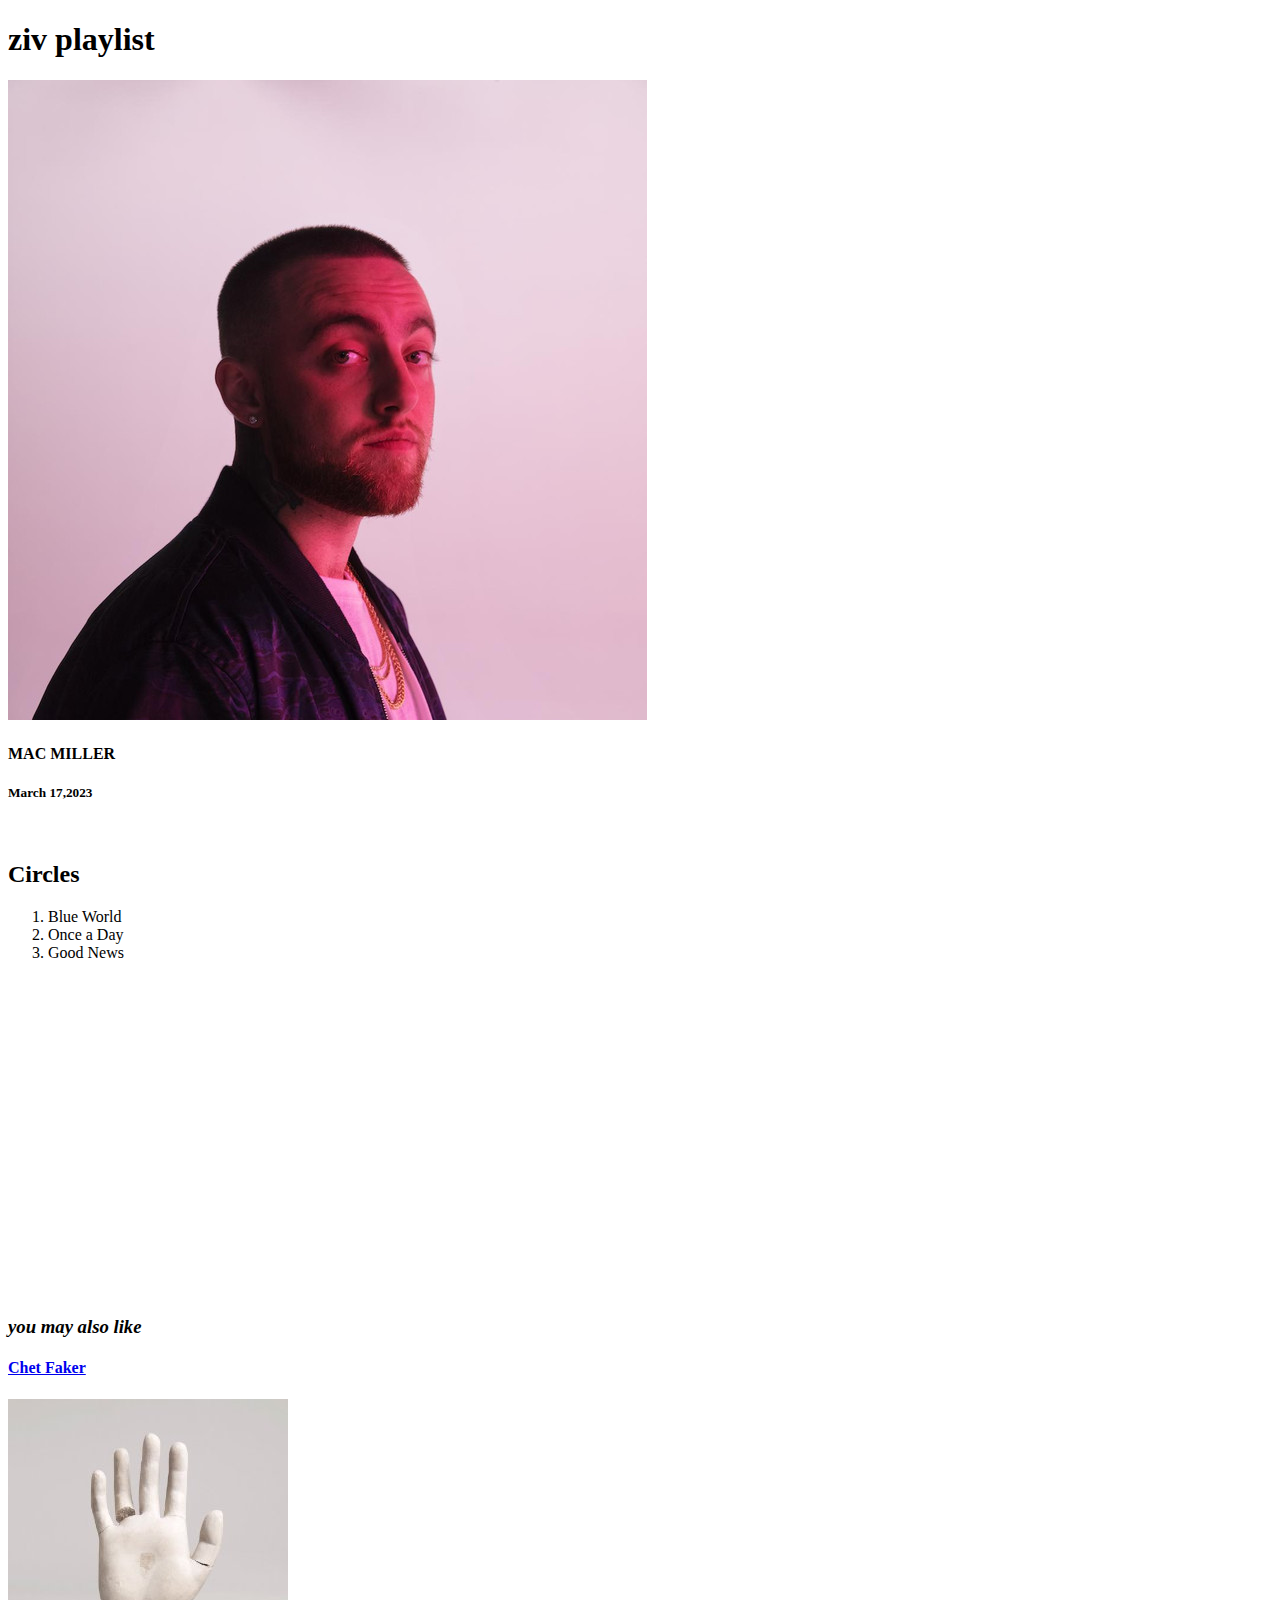
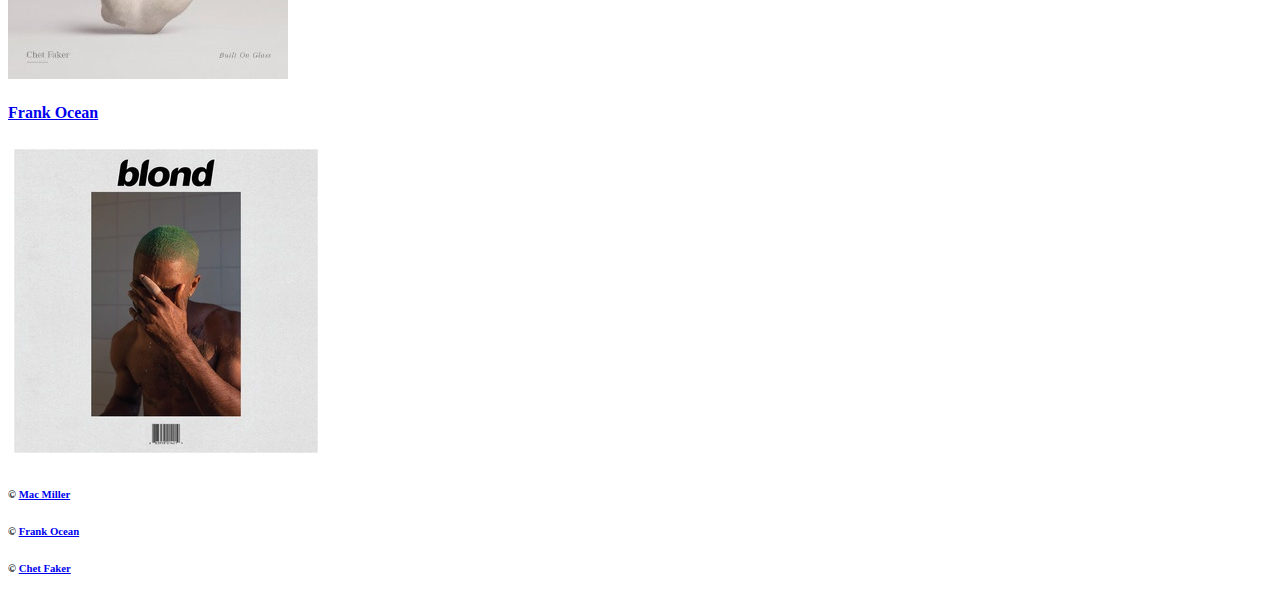
<file: ex1/index.html>
<!DOCTYPE html>
<html lang="en">
<head>
    <meta charset="utf-8">
    <meta name="viewport" content="width=device-width, initial-scale=1.0">
    <link rel="stylesheet" href="http://se.shenkar.ac.il/students/2022-2023/web1/assets/style.min.css">
    <title>ziv playlist</title>
</head>
<body>
    <a href="#" class="logo"></a>
    <h1>ziv playlist</h1>
    <img src="images/macMiller.jpeg">
    <h4>MAC MILLER</h4>
    <h5>March 17,2023</h5>
    <br>
    <h2>Circles</h2>
    <ol>
        <li>Blue World</li>
        <li>Once a Day</li>
        <li>Good News</li>
    </ol>
    <iframe width="560" height="315" src="https://www.youtube.com/embed/QrR_gm6RqCo" title="YouTube video player" frameborder="0" allow="accelerometer; autoplay; clipboard-write; encrypted-media; gyroscope; picture-in-picture; web-share" allowfullscreen></iframe>
    <h3><i>you may also like</i></h3>
    <h4><a href="chetfaker.html">Chet Faker</a></h4>
    <img src="images/chetfaker.jpg">
    <h4><a href="frankocean.html">Frank Ocean</a></h4>
    <img src="images/frankocean.jpeg">
    <h6>&copy; <a href="https://en.wikipedia.org/wiki/File:Mac_Miller_-_Circles.png">Mac Miller</a></h6>
    <h6>&copy; <a href="https://en.wikipedia.org/wiki/File:Blonde_-_Frank_Ocean.jpeg">Frank Ocean</a></h6>
    <h6>&copy; <a href="https://en.wikipedia.org/wiki/File:Built_on_Glass_album_art.jpg">Chet Faker</a></h6>
</body>
</html>
</file>
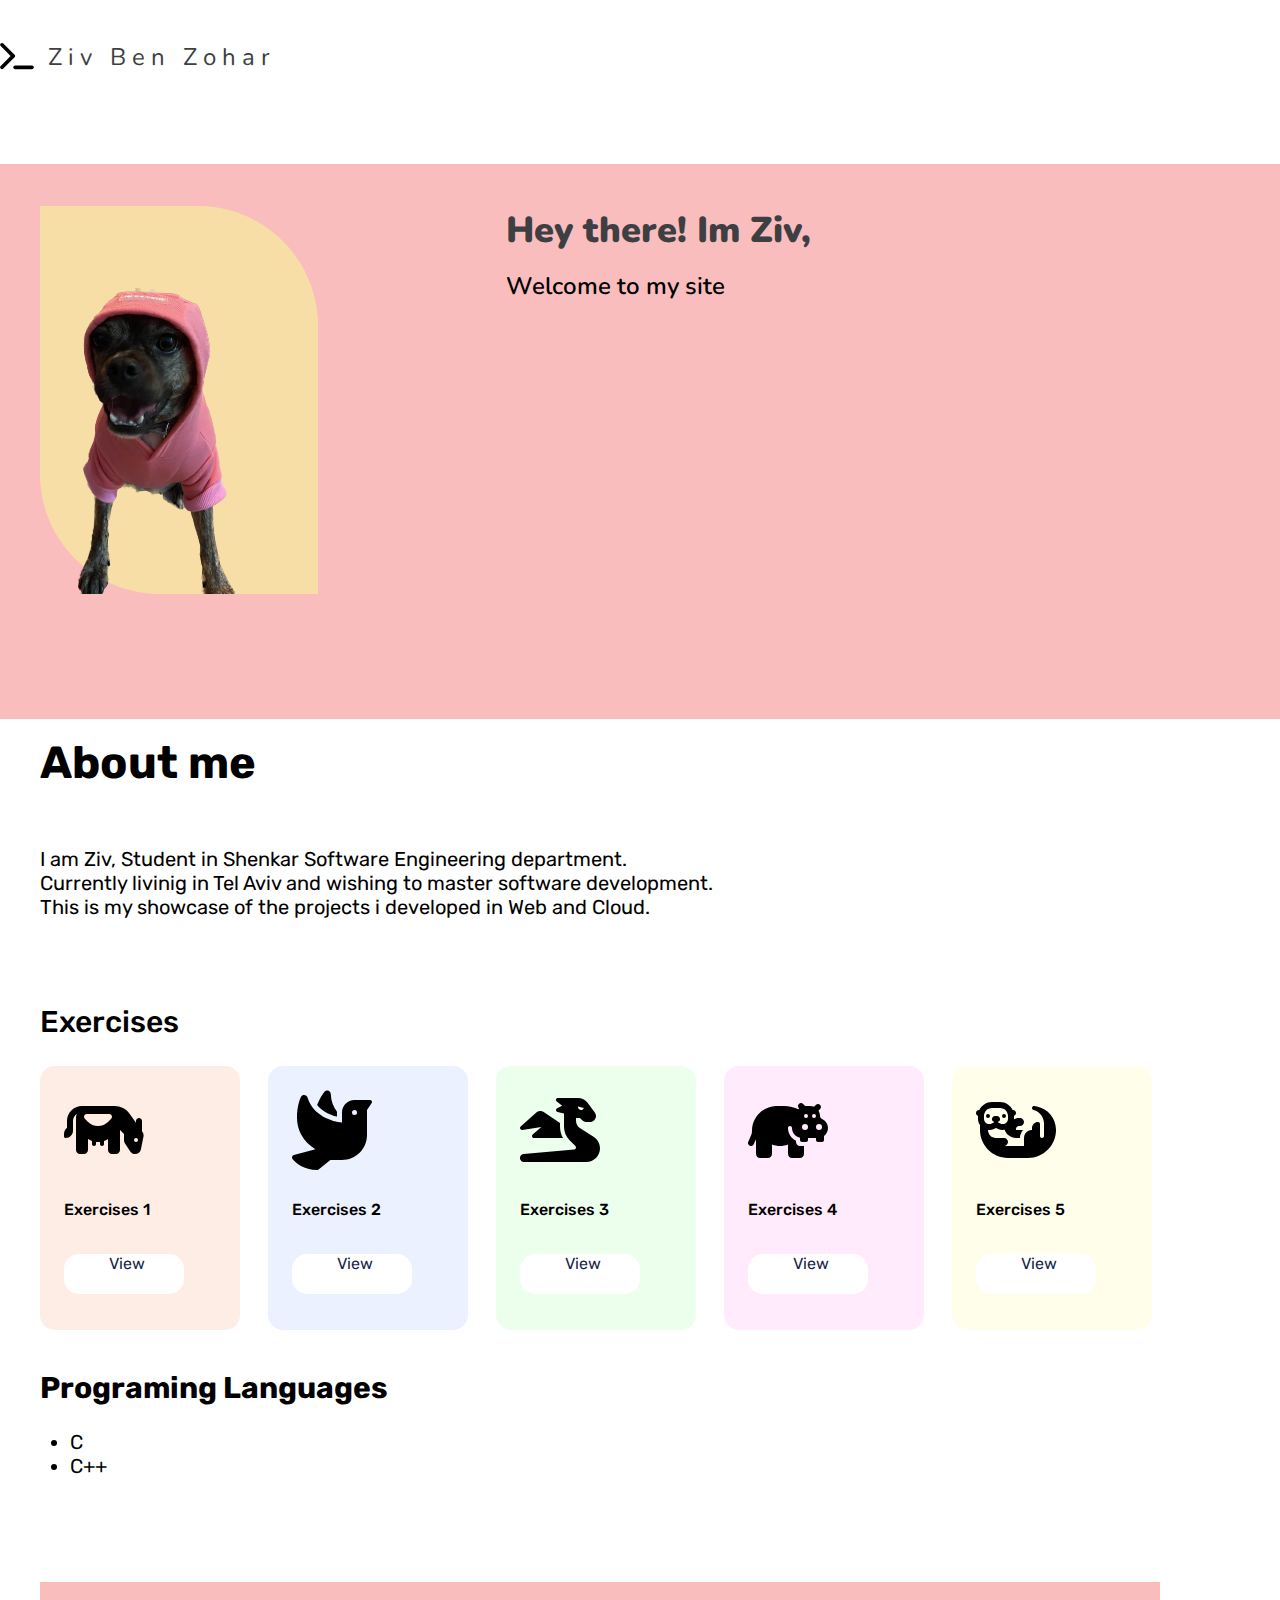
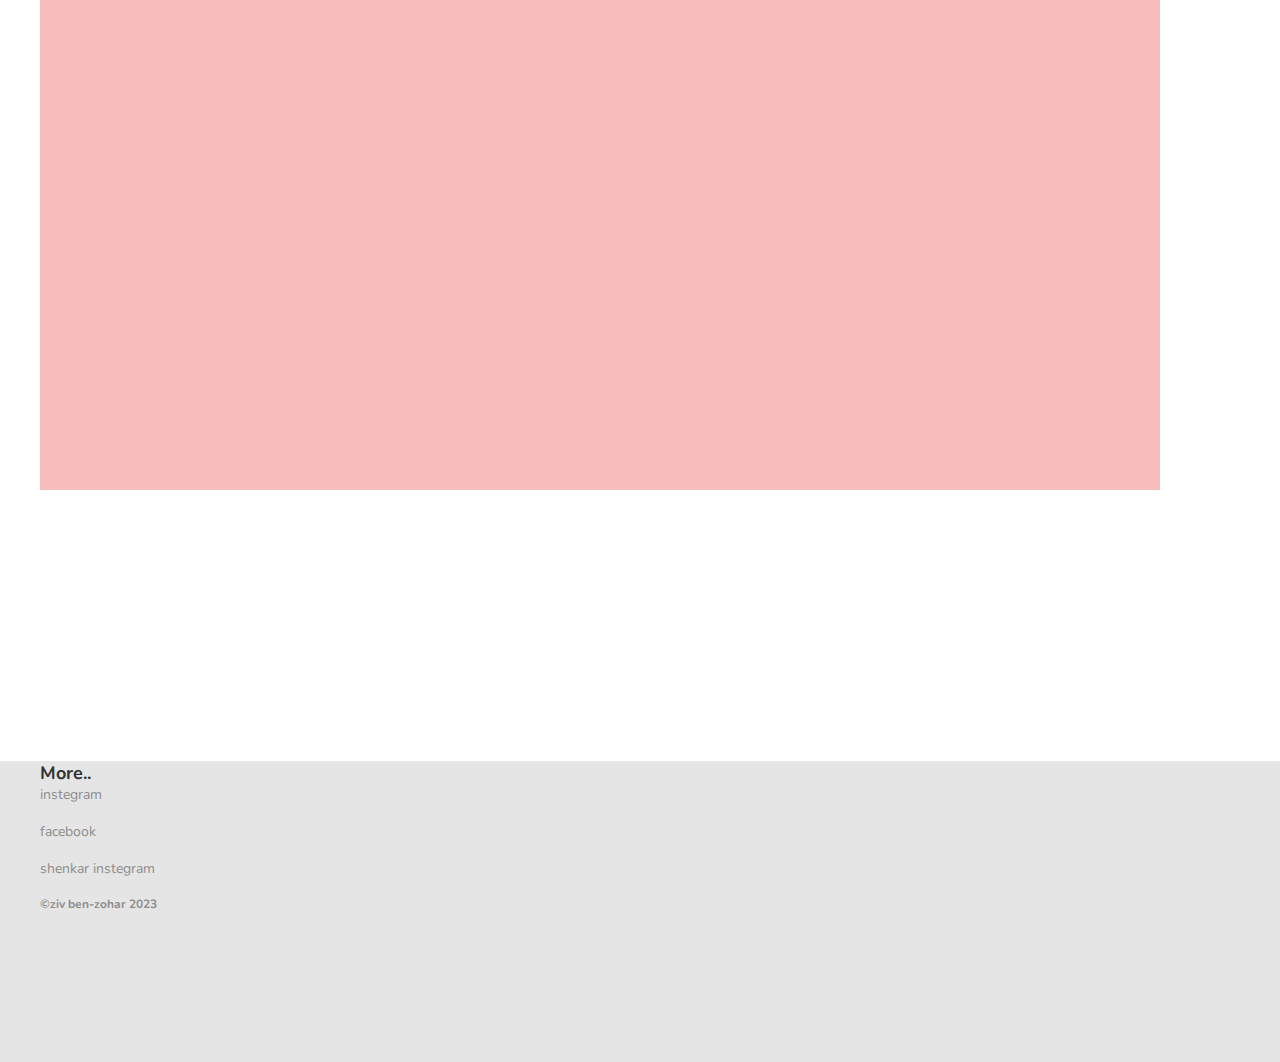
<file: ex2/index.html>
<!DOCTYPE html>
<html lang="en">
<head>
    <meta charset="UTF-8">
    <link rel="stylesheet" href="css/style.css">
    <meta name="viewport" content="width=device-width, initial-scale=1.0">
    <link rel="stylesheet" type="text/css" href="//fonts.googleapis.com/css?family=Nunito"/>
    <link rel="stylesheet" type="text/css" href="//fonts.googleapis.com/css?family=Rubik"/>
    <link rel="icon" href="favicon.ico">
    <title>profile</title>
</head>
<body>
<div id="wrapper">
    <header>
        <a href="#" id="logo">
            <span>Ziv&nbsp;Ben&nbsp;Zohar</span>
        </a>
    </header>

    <main>
        <section id="area1">
                <img src="images/Rectangle 5.png" alt="coverRec" class="rec1">
                <img src="images/moonHoodi.png" alt="coverLogo" class="moon">
                <section class="text1">
                    <b>Hey&nbsp;there!&nbsp;Im&nbsp;Ziv,</b>
                </section>
                <section class="text2">
                    <p>Welcome to my site</p>
                </section>
        </section>

        <section class="about">
            <h2>About me</h2><br>
        </section>
        <section class="text3">
            <p>
                I am Ziv, Student in Shenkar Software Engineering department. <br>
                Currently livinig in Tel Aviv and wishing to master software development. <br>
                This is my showcase of the projects i developed in Web and Cloud.
            </p>
        </section>
        
        <section class="fullex">
            <h2>Exercises</h2>
            <section class="ex ex1">
                <img src="images/cow-solid.svg" alt="1" class="img1">
                <h4>Exercises 1</h4>
                <section class="view1">
                    <a href="exercises/ex1/index.html">View</a>
                </section>
            </section>
            <section  class="ex ex2">
                <img src="images/dove-solid.svg" alt="2" class="img2">
                <h4>Exercises 2</h4>
                <section class="view2">
                    <a href="index.html">View</a>
                </section>
            </section>
            <section class="ex ex3">
                <img src="images/dragon-solid.svg" alt="3" class="img3">
                <h4>Exercises 3</h4>
                <section class="view3">
                    <a href="exercises/ex3/index.html">View</a>
                </section>
            </section>
            <section class="ex ex4">
                <img src="images/hippo-solid.svg" alt="4" class="img4">
                <h4>Exercises 4</h4>
                <section class="view4">
                    <a href="exercises/ex4/index.html">View</a>
                </section>
            </section>
            <section class="ex ex5">
                <img src="images/otter-solid.svg" alt="5" class="img5">
                <h4>Exercises 5</h4>
                <section class="view5">
                    <a href="exercises/ex5/index.html">View</a>
                </section>
            </section>
        </section>

        <section class="language">
            <h2>Programing Languages</h2>
            <ul>
                <li>C</li>
                <li>C++</li>
            </ul>
        </section>

        <section class="area2">
            <iframe width="560" height="315" src="https://www.youtube.com/embed/t_Ng2rj7bl0" title="YouTube video player" frameborder="0" allow="accelerometer; autoplay; clipboard-write; encrypted-media; gyroscope; picture-in-picture; web-share" allowfullscreen class="jasmin"></iframe>
        </section>

        </main>

        <footer>
            <section class="foot">
                <h4>More..</h4>
                <a href="https://www.instagram.com/__zivii/">instegram</a><br><br>
                <a href="https://www.facebook.com/ziv.benzohar">facebook</a><br><br>
                <a href="https://www.instagram.com/shenkar.se/">shenkar instegram</a><br><br>
                <h6>&copy;ziv ben-zohar 2023</h6>
            </section>
        </footer>
</div>    
</body>
</html>
</file>
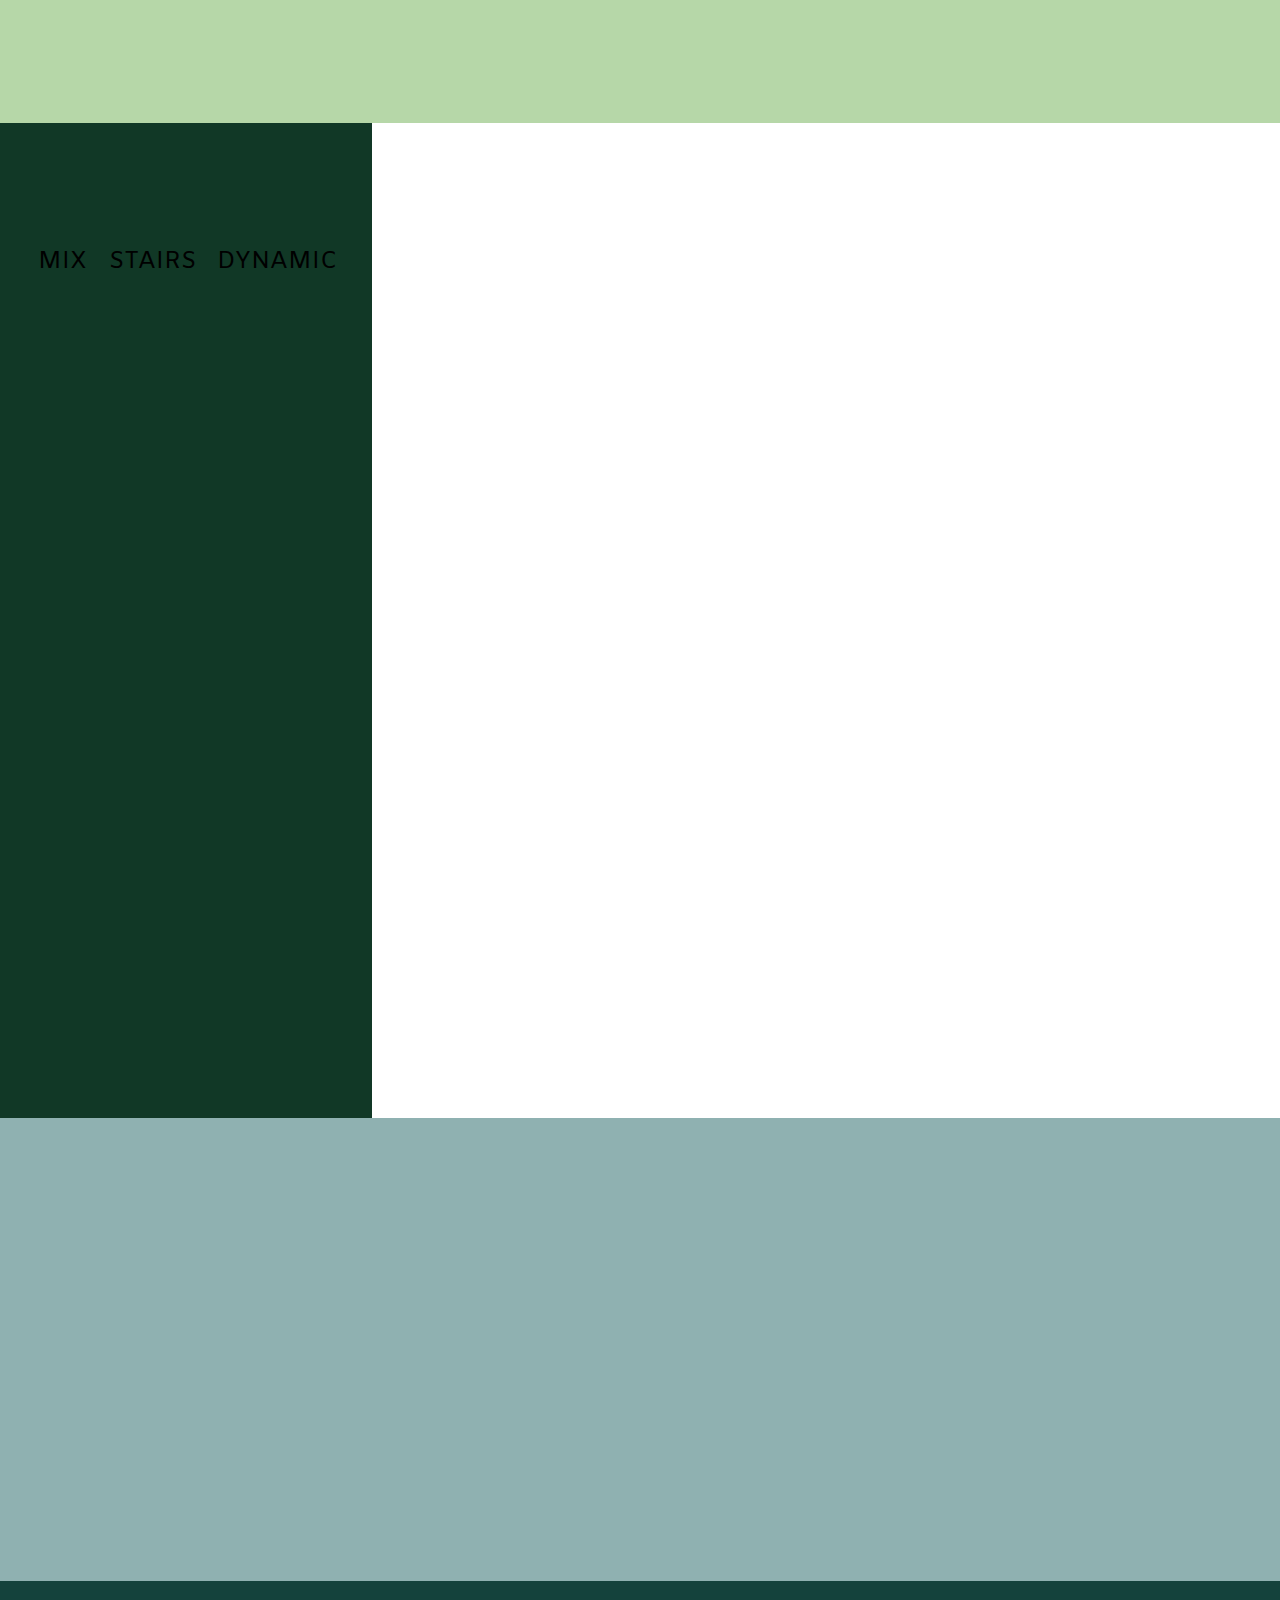
<file: ex3/layout3.html>
<!DOCTYPE html>
<html lang="en">
<head>
    <link rel="stylesheet" href="css/style.css">
    <meta charset="UTF-8">
    <meta http-equiv="X-UA-Compatible" content="IE=edge">
    <meta name="viewport" content="width=device-width, initial-scale=1.0">
    <link rel="stylesheet" type="text/css" href="//fonts.googleapis.com/css?family=Amiko"/>
    <title>layout3</title>
</head>
<body>
    <div id="layout3">
        <header>
            <div class="square-header"></div>
        </header>
        <main>
            <section class="nav">
                <nav>
                    <a target="_blank" class="Mix" href="index.html">MIX</a>
                    <a target="_blank" class="stairs" href="layout2.html">STAIRS</a>
                    <a target="_blank" class="dynamic" href="layout3.html">DYNAMIC</a>
                </nav>
            </section>
            <aside></aside>
            <section class="bottom"></section>
        </main>
        <footer></footer>
    </div>
</body>
</html>
</file>
<file: ex2/css/style.css>
* {
    margin: 0;
    padding: 0;
}

header, main, footer, nav, aside, section, div{
    display: block;
}

a {
    text-decoration: none;
}

#wrapper {
    margin: 0px;
}

header {
    width: 100%;
    margin-top: 41px;
    height: 123px;
}

#logo {
    background-image: url("../images/terminal-solid.svg");
    background-repeat: no-repeat;
    background-size: contain;
    padding-left: 40px;
    height: 30px;
    width: 30px;
    display: block;
}

#logo span {
    font-family:'Nunito';
    padding-left: 8px;
    color: #3E3F43;
    font-size: 24px;
    letter-spacing: 0.25em;
    width: 154px;
    height: 33px;
}

main {
    width: 100%;
}

#area1 {
    width: 100%;
    height: 555px;
    left: 0px;
    top: 123px;
    background-color: #F9BDBD
}

.rec1 {
    position: absolute;
    width: 278px;
    height: 388px;
    left: 40px;
    top: 206px;
}

.moon {
    position: absolute;
    width: 277;
    height: 306px;
    left: 78px;
    top: 288px;
}

.text1 {
    position: absolute;
    width: 448px;
    height: 98px;
    left: 506px;
    top: 206px;
    font-family: 'Nunito';
    font-style: normal;
    font-weight: 800;
    font-size: 36px;
    line-height: 49px;
    color: #3E3F43;
}

.text2 {
    position: absolute;
    width: 448px;
    height: 66px;
    left: 506px;
    top: 270px;
    font-family:'Nunito';
    font-style: normal;
    font-weight: 600;
    font-size: 24px;
    line-height: 33px;
    color: #000000;
}

.about {
    margin-left: 40px;
    margin-top: 24px;
    font-family:'Rubik';
    font-style: normal;
    font-weight: 500;
    font-size: 30px;
    line-height: 40px;
    color: #000000;
}

.text3 {
    margin-left: 40px;
    margin-top: 24px;
    font-family:'Rubik';
    font-style: normal;
    font-size: 20px;
    color: #000000;
}

.fullex h2 {
    margin-top: 83px;
    margin-left: 40px;
    font-family: 'Rubik';
    font-style: normal;
    font-weight: 500;
    font-size: 30px;
    line-height: 40px;
}

.ex {
    margin-top: 24px;
    display:inline-block;
    width: 200px;
    height: 264px;
}

.ex1 {
    background-color:#FDEDE5;
    border-radius: 15px;
    margin-left: 40px;
}

.ex2 {
    background-color:#EBF1FF;
    border-radius: 15px;
    margin-left: 24px;
}

.ex3 {
    background-color:#EBFFEC;
    border-radius: 15px;
    margin-left: 24px;
}

.ex4 {
    background-color:#FFEBFC;
    border-radius: 15px;
    margin-left: 24px;
}

.ex5 {
    background-color:#FFFEEB;
    border-radius: 15px;
    margin-left: 24px;
}


.img1 {
    width: 80px;
    height: 80px;
    margin-top: 24px;
    margin-left: 24px;
}

.img2 {
    width: 80px;
    height: 80px;
    margin-top: 24px;
    margin-left: 24px;
}

.img3 {
    width: 80px;
    height: 80px;
    margin-top: 24px;
    margin-left: 24px;
}

.img4 {
    width: 80px;
    height: 80px;
    margin-top: 24px;
    margin-left: 24px;
}

.img5 {
    width: 80px;
    height: 80px;
    margin-top: 24px;
    margin-left: 24px;
}

.ex h4 {
    margin-top: 24px;
    margin-left: 24px;
    font-family: 'Rubik';
    font-style: normal;
    font-weight: 500;
    font-size: 16px;
    line-height: 24px;
    color: #000000;
}

.view1 {
    width: 120px;
    height: 40px;
    background-color: #FFFF;
    border-radius: 15px;
    margin-top: 32px;
    margin-left: 24px;
}

.view2 {
    width: 120px;
    height: 40px;
    background-color: #FFFF;
    border-radius: 15px;
    margin-top: 32px;
    margin-left: 24px;
}

.view3 {
    width: 120px;
    height: 40px;
    background-color: #FFFF;
    border-radius: 15px;
    margin-top: 32px;
    margin-left: 24px;
}

.view4 {
    width: 120px;
    height: 40px;
    background-color: #FFFF;
    border-radius: 15px;
    margin-top: 32px;
    margin-left: 24px;
}

.view5 {
    width: 120px;
    height: 40px;
    background-color: #FFFF;
    border-radius: 15px;
    margin-top: 32px;
    margin-left: 24px;
}

.view1 a {
    color: #171F46;
    top: 20px;
    margin-left: 45px;
    font-family: 'Rubik';
}

.view2 a {
    color: #171F46;
    top: 20px;
    margin-left: 45px;
    font-family: 'Rubik';
}
.view3 a {
    color: #171F46;
    top: 20px;
    margin-left: 45px;
    font-family: 'Rubik';
}
.view4 a {
    color: #171F46;
    top: 20px;
    margin-left: 45px;
    font-family: 'Rubik';
}
.view5 a {
    color: #171F46;
    top: 20px;
    margin-left: 45px;
    font-family: 'Rubik';
}

.language h2{
    margin-top: 40px;
    margin-left: 40px;
    font-family: 'Rubik';
    font-style: normal;
    font-size: 30px;
    color: #000000;
}

.language ul{
    margin-top: 24px;
    margin-left: 70px;
    font-family: 'Rubik';
    font-style: normal;
    font-size: 20px;
    color: #000000;
}

.area2 {
    width: 1120px;
    height: 508px;
    margin-left: 40px;
    margin-top: 104px;
    background-color: #F9BDBD;
}

.jasmin {
    margin-top: 100px;
    margin-left: 270px;
}
footer {
    margin-top: 271px;
    background-color: #E5E5E5;
    width: 100%;
    height: 301px;
}

.foot h4{
    font-family: 'Nunito';
    font-style: normal;
    font-size: 18px;
    top: 32px;
    margin-left: 40px;
    color: #333333;
}

.foot a{
    font-family: 'Nunito';
    font-style: normal;
    font-size: 14px;
    color: #8D8D8D;
    margin-left: 40px;
}

.foot h6{
    font-family: 'Nunito';
    font-style: normal;
    font-size: 12px;
    color: #8D8D8D;
    margin-left: 40px;
}
</file>
<file: ex3/css/style.css>
* {
    margin:0;
    padding:0;
}

header, main, footer, nav, aside, section, div{
    display: block;
}

#layout1{
    width: 1440px;
    margin: 0px;
    background: #FFFFFF;
}

header {
    width:1440px;
    height:123px;
    background-color: #b6d7a8;
}

#layout1 main{
    position: absolute;
    width: 881px;
    height: 624px;
    left: 244px;
    top: 214px;
    background-color: #ffffff;
}

#layout1 main h1 {
    position: absolute;
    font-family: Amiko;
    font-weight: 700;
    font-size: 72px;
    line-height: 96px;
    margin-top: 176px;
    margin-left: 0px;
    color: #000000;
}

#layout1 main p{
    position: absolute;
    font-family: Amiko;
    font-weight: 700;
    font-size: 24px;
    margin-top: 263px;
    margin-left: 0px;
    color: #000000;
}

#layout1 .rec1 {
    position: absolute;
    background-color: #3eb489;
    width: 75px;
    height: 23px;
    margin-top: 44px;
    margin-left: 444px;
}

#layout1 .rec2 {
    position: absolute;
    background-color: #3eb489;
    width: 136px;
    height: 46px;
    margin-top: 74px;
    margin-left: 444px;
}

#layout1 .rec3 {
    position: absolute;
    background-color: #3eb489;
    width: 134px;
    height: 404px;
    margin-top: 132px;
    margin-left: 444px;
}

#layout1 .rec4 {
    position: absolute;
    background-color: #3eb489;
    width: 88px;
    height: 28px;
    margin-top: 547px;
    margin-left: 444px;
}

#layout1 .rec5 {
    position: absolute;
    background-color: #3eb489;
    width: 25px;
    height: 26px;
    margin-top: 582px;
    margin-left: 444px;
}

#layout1 .rec6 {
    position: absolute;
    background-color: #3eb489;
    width: 25px;
    height: 26px;
    margin-top: 582px;
    margin-left: 476px;
}

#layout1 .rec7 {
    position: absolute;
    background-color: #3eb489;
    width: 246px;
    height: 352px;
    margin-top: 44px;
    margin-left: 593px;
}

#layout1 .rec8 {
    position: absolute;
    background-color: #3eb489;
    width: 123px;
    height: 212px;
    margin-top: 412px;
    margin-left: 593px;
}

#layout1 .rec9 {
    position: absolute;
    background-color: #3eb489;
    width: 55px;
    height: 105px;
    margin-top: 412px;
    margin-left: 730px;
}

#layout1 .rec10 {
    position: absolute;
    background-color: #3eb489;
    width: 110px;
    height: 58px;
    margin-top: 524px ;
    margin-left: 730px;
}

#layout1 .rec11 {
    position: absolute;
    background-color: #3eb489;
    width: 28px;
    height: 55px;
    margin-top: 0px;
    margin-left: 853px;
}

#layout1 .rec12 {
    position: absolute;
    background-color: #3eb489;
    width: 28px;
    height: 55px;
    margin-top: 66px;
    margin-left: 853px;
}

#layout1 .rec13 {
    position: absolute;
    background-color: #3eb489;
    width: 28px;
    height: 55px;
    margin-top: 132px;
    margin-left: 853px;
}

#layout1 .rec14 {
    position: absolute;
    background-color: #3eb489;
    width: 28px;
    height: 198px;
    margin-top: 198px;
    margin-left: 853px;
}

#layout1 .rec15 {
    position: absolute;
    background-color: #3eb489;
    width: 55px;
    height: 105px;
    margin-top: 412px;
    margin-left: 826px;
}

#layout1 footer{
    position: absolute;
    width: 1440px;
    height: 41px;
    margin-left: 0px;
    margin-top: 983px;
    background-color: #14423c;
}

#layout1 a{
    text-decoration: none;
    font-family: Amiko;
    font-size: 24px;
    color: #000000;
}

#layout1 nav {
    position: absolute;
    margin-top: 52px;
    margin-left: 575px;
}

.stairs{
    margin-left: 18px;
    margin-right: 17px;
}

.stairs:hover{
    margin-left: 18px;
    margin-right: 17px;
    color: #3bd1c0;
}

.Mix:hover{
    color: #3bd1c0;
}

.dynamic:hover{
    color: #3bd1c0;
}

#layout2{
    width: 1440px;
    margin: 0px;
    background: #FFFFFF;
}


#layout2 .recG1 {
    position: absolute;
    width: 457px;
    height: 299px;
    background-color: #3eb489;
    margin-top: 119px;
    margin-left: 151px;
}

#layout2 .recG2 {
    position: absolute;
    width: 457px;
    height: 299px;
    background-color: #3eb489;
    margin-top: 488px;
    margin-left: 151px;
}

#layout2 .recG3 {
    position: absolute;
    width: 457px;
    height: 299px;
    background-color: #3eb489;
    margin-top: 857px;
    margin-left: 151px;
}

#layout2 .recG4 {
    position: absolute;
    width: 457px;
    height: 299px;
    background-color: #3eb489;
    margin-top: 1226px;
    margin-left: 151px;
}

#layout2 .recG5 {
    position: absolute;
    width: 457px;
    height: 299px;
    background-color: #3eb489;
    margin-top: 1595px;
    margin-left: 151px;
}

#layout2 .recG6 {
    position: absolute;
    width: 457px;
    height: 299px;
    background-color: #3eb489;
    margin-top: 287px;
    margin-left: 663px;
}

#layout2 .recG7 {
    position: absolute;
    width: 457px;
    height: 299px;
    background-color: #3eb489;
    margin-top: 656px;
    margin-left: 663px;
}

#layout2 .recG8 {
    position: absolute;
    width: 457px;
    height: 299px;
    background-color: #3eb489;
    margin-top: 1025px;
    margin-left: 663px;
}

#layout2 .recG9 {
    position: absolute;
    width: 457px;
    height: 299px;
    background-color: #3eb489;
    margin-top: 1394px;
    margin-left: 663px;
}

#layout2 .recG10 {
    position: absolute;
    width: 457px;
    height: 299px;
    background-color: #3eb489;
    margin-top: 1763px;
    margin-left: 663px;
}

#layout2 footer{
    position: absolute;
    width: 1440px;
    height: 41px;
    margin-left: 0px;
    margin-top: 0px;
    background-color: #14423c;
}

#layout2 aside {
    width: 169px;
    height: 1925px;
    margin-left: 1271px;
    top: 123px;
    background-color: #3bd1c0;
}

#layout2 nav {
    position: absolute;
    margin-top: 52px;
    margin-left: 575px;
}

#layout2 aside a{
    position: absolute;
    width: 81px;
    height: 641px;
    left: 1315px;
    top: 1363px;
    font-family:Amiko;
    font-size: 96px;
    color: #000000;
    text-decoration: none;
}

#layout2 nav a{
    text-decoration: none;
    font-family: Amiko;
    font-size: 24px;
    color: #000000;
}

#layout2 aside .z{
    position: absolute;
    margin-top: 200px;
}

#layout2 aside .z:hover{
    position: absolute;
    margin-top: 200px;
    color: #3bd1c0;
}

#layout2 aside .i{
    position: absolute;
    margin-top: 300px;
    margin-left: 23px;
}

#layout2 aside .i:hover{
    position: absolute;
    margin-top: 300px;
    margin-left: 23px;
    color: #3bd1c0;
}

#layout2 aside .v{
    position: absolute;
    margin-top: 400px;
}

#layout2 aside .v:hover{
    position: absolute;
    margin-top: 400px;
    color: #3bd1c0;
}

#layout2 aside .square1 {
    width: 80px;
    height: 80px;
    position: absolute;
    margin-top: 119px;
    margin-left: 0px;
    background-color: #113826;
}

#layout2 aside .square2 {
    width: 80px;
    height: 80px;
    position: absolute;
    margin-top: 247px;
    margin-left: 89px;
    background-color: #ffffff;
}

#layout2 aside .square3 {
    width: 80px;
    height: 80px;
    position: absolute;
    margin-top: 616px;
    margin-left: 0px;
    background-color: #113826;
}
@media only screen and (min-width: 1000px) {
    

#layout3{
    width: 1440px;
    margin: 0px;
    background: #FFFFFF;
}

#layout3 header{
    width: 1440px;
    height: 123;
    background-color: #b6d7a8;
}

#layout3 header .square-header{
    position: absolute;
    width: 80px;
    height: 80px;
    margin-top: 21px;
    margin-left: 1336px;
    background-color: #113826;
}

#layout3 .nav{
    position: absolute;
    width: 372px;
    height: 995px;
    margin-left: 0px;
    margin-top: 0px;
    background: #113826;
}

#layout3 a{
    text-decoration: none;
    font-family: Amiko;
    font-size: 24px;
    color: #000000;
}

#layout3 nav {
    position: absolute;
    margin-top: 123px;
    margin-left: 38px;
}

#layout3 .stairs{
    margin-left: 18px;
    margin-right: 17px;
}

#layout3 .stairs:hover{
    margin-left: 18px;
    margin-right: 17px;
    color: #3bd1c0;
}

#layout3 .Mix:hover{
    color: #3bd1c0;
}

#layout3 .dynamic:hover{
    color: #3bd1c0;
}

#layout3 main{
    width: 1440px;
    height: 1458px;
    background-color: #FFFFFF;
}

#layout3 aside{
    width: 104px;
    height: 995px;
    position: absolute;
    margin-top: 0px;
    margin-left: 1336px;
    background-color: #3bd1c0;
}

#layout3 .bottom{
    width: 1440px;
    height: 463px;
    position: absolute;
    margin-top: 995px;
    margin-left: 0px;
    background-color: #8fb1b1;
}

#layout3 footer{
    position: absolute;
    width: 1440px;
    height: 41px;
    margin-left: 0px;
    margin-top: 0px;
    background-color: #14423c;
}

}

@media only screen and (max-width: 999px) {

    #layout3{
        width: 850px;
        margin: 0px;
        background: #FFFFFF;
    }
    
    #layout3 header{
        width: 850px;
        height: 123px;
        background-color: #b6d7a8;
    }

    #layout3 header .square-header{
        position: absolute;
        width: 80px;
        height: 80px;
        margin-top: 21px;
        margin-left: 744px;
        background-color: #113826;
    }

    #layout3 .nav{
        position: absolute;
        width: 850px;
        height: 105px;
        margin-left: 0px;
        margin-top: 0px;
        background: #113826;
    }
    
    #layout3 a{
        text-decoration: none;
        font-family: Amiko;
        font-size: 24px;
        color: #000000;
    }
    
    #layout3 nav {
        position: absolute;
        margin-top: 45px;
        margin-left: 302px;
    }
    
    #layout3 .stairs{
        margin-left: 18px;
        margin-right: 17px;
    }
    
    #layout3 .stairs:hover{
        margin-left: 18px;
        margin-right: 17px;
        color: #3bd1c0;
    }
    
    #layout3 .Mix:hover{
        color: #3bd1c0;
    }
    
    #layout3 .dynamic:hover{
        color: #3bd1c0;
    }
    
    #layout3 main{
        width: 850px;
        height: 1346px;
        background-color: #FFFFFF;
    }
    
    #layout3 aside{
        display: none;
    }
    
    #layout3 .bottom{
        width: 850px;
        height: 409px;
        position: absolute;
        margin-top: 995px;
        margin-left: 0px;
        background-color: #8fb1b1;
    }
    
    #layout3 footer{
        position: absolute;
        width: 850px;
        height: 41px;
        margin-left: 0px;
        margin-top: 20px;
        background-color: #14423c;
    }
}
</file>
